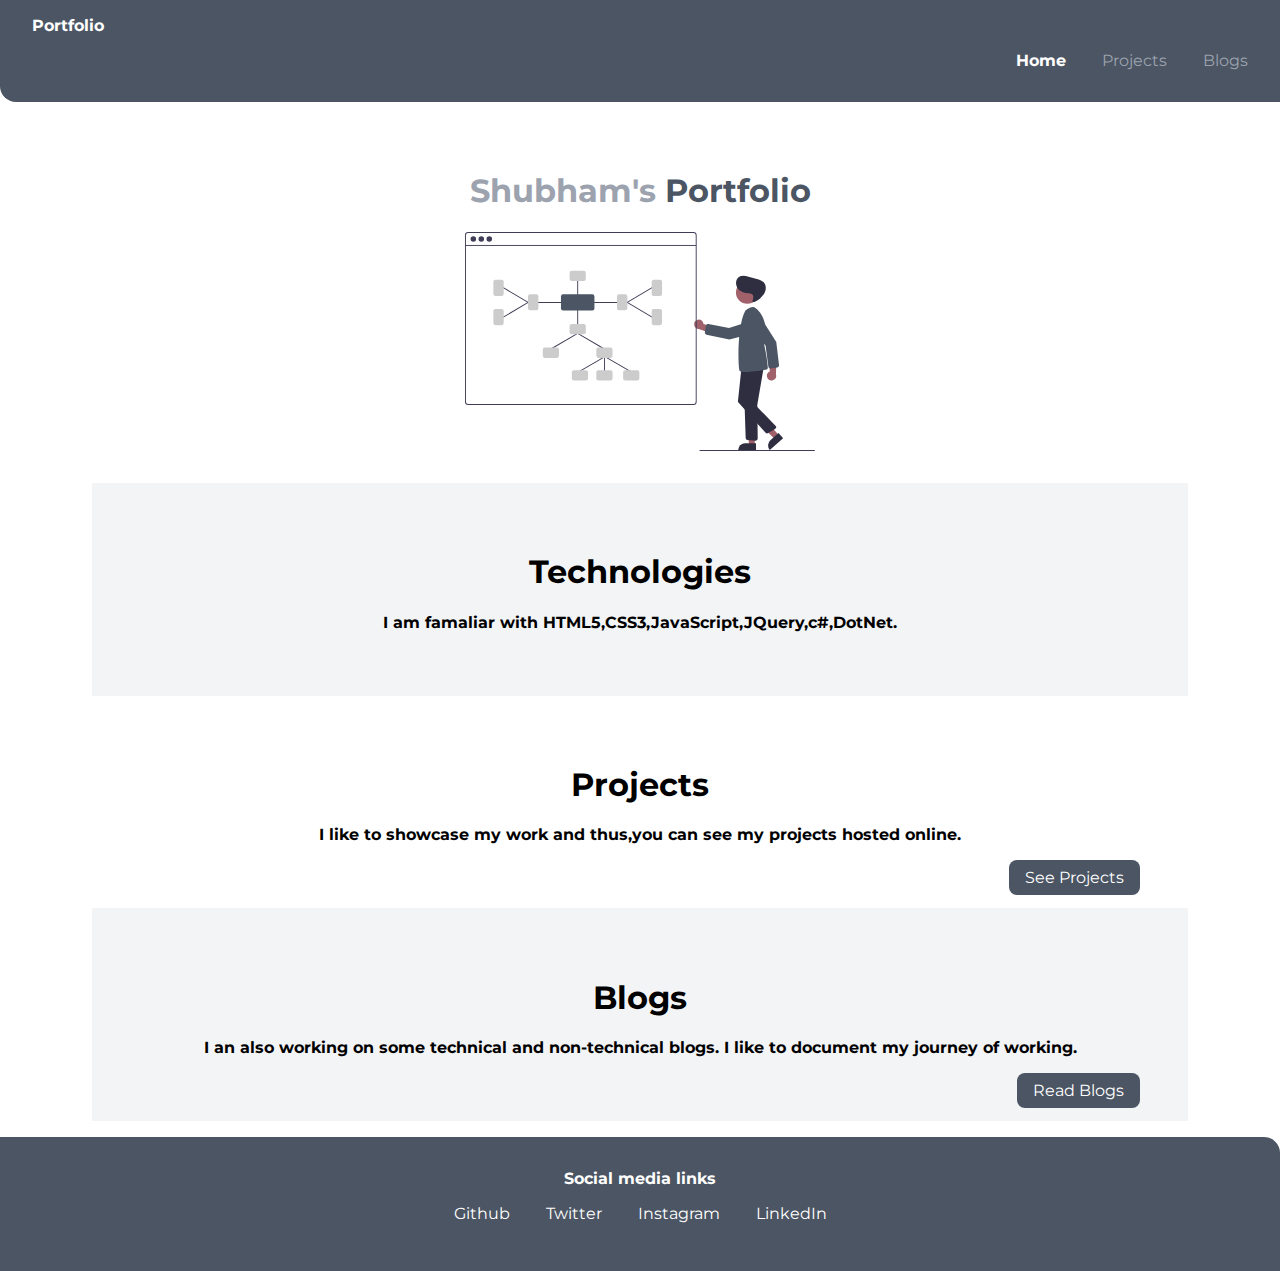
<file: index.html>
<!DOCTYPE html>
<html lang="en">
<head>
  <meta charset="UTF-8">
  <meta http-equiv="X-UA-Compatible" content="IE=edge">
  <meta name="viewport" content="width=device-width, initial-scale=1.0">
  <title>Home | Shubham</title>
  <link rel="stylesheet" href="./styles.css">
</head>
<body>
  <!-- Navigation bar -->
  <nav class="navigation">
    <div class="nav-brand"><a href="#" class="link link-active">Portfolio</a></div>
    <ul class="nav-pills">
      <li class="list-item-inline"><a class="link link-active" href="./index.html">Home</a></li>
      <li class="list-item-inline"><a class="link" href="./Projects.html">Projects</a></li>
      <li class="list-item-inline"><a class="link" href="./Blogs.html">Blogs</a></li>
    </ul>
  </nav>

    <!-- Header with image -->
    <header class="hero">
      <h1 class="hero-heading">
          Shubham's <span class="heading-inverted">Portfolio</span>
      </h1>
      <img class="hero-image" src="./images/header.svg" alt="">
  </header>
    </header>

    <!-- section -->
    <section class="section ow container-center">
      <h1>Technologies</h1>
      <p class="section-text"><strong>
        I am famaliar with  HTML5,CSS3,JavaScript,JQuery,c#,DotNet.
      </strong></p>
    </section>

    <section class="section  container-center">
      <h1>Projects</h1>
      <p class="section-text"><strong>
        I like to showcase my work and thus,you can see my projects hosted online.
      </strong></p>
      <a class="link fl-r link-primary" href="./Projects.html">See Projects</a>
    </section>

    <section class="section ow container-center">
      <h1>Blogs</h1>
      <p class="section-text"><strong>
        I an also working on some technical and non-technical blogs.
        I like to document my journey of working.
      </strong></p>
      <a class="link fl-r link-primary" href="./Blogs.html">Read Blogs</a>
    </section>

    <!-- Footer -->
    <footer class="footer">
      <div class="footer-header">Social media links</div>
      <ul class="social-links list-non-bullet"> 
        <li class="list-item-inline">
          <a class="link" target="_blank" href="https://github.com/shubham44321">Github</a>
        </li>
        <li class="list-item-inline">
          <a class="link" target="_blank" href="https://twitter.com/Shubham05076511">Twitter</a>
        </li>
        <li class="list-item-inline">
          <a class="link" target="_blank" href="https://www.instagram.com/shubhampawar4078/">Instagram</a>
        </li>
        <li class="list-item-inline">
          <a class="link" target="_blank" href="https://www.linkedin.com/in/shubham-pawar-735050196/">LinkedIn</a>
        </li>
      </ul>
    </footer>

</body>
</html>
</file>
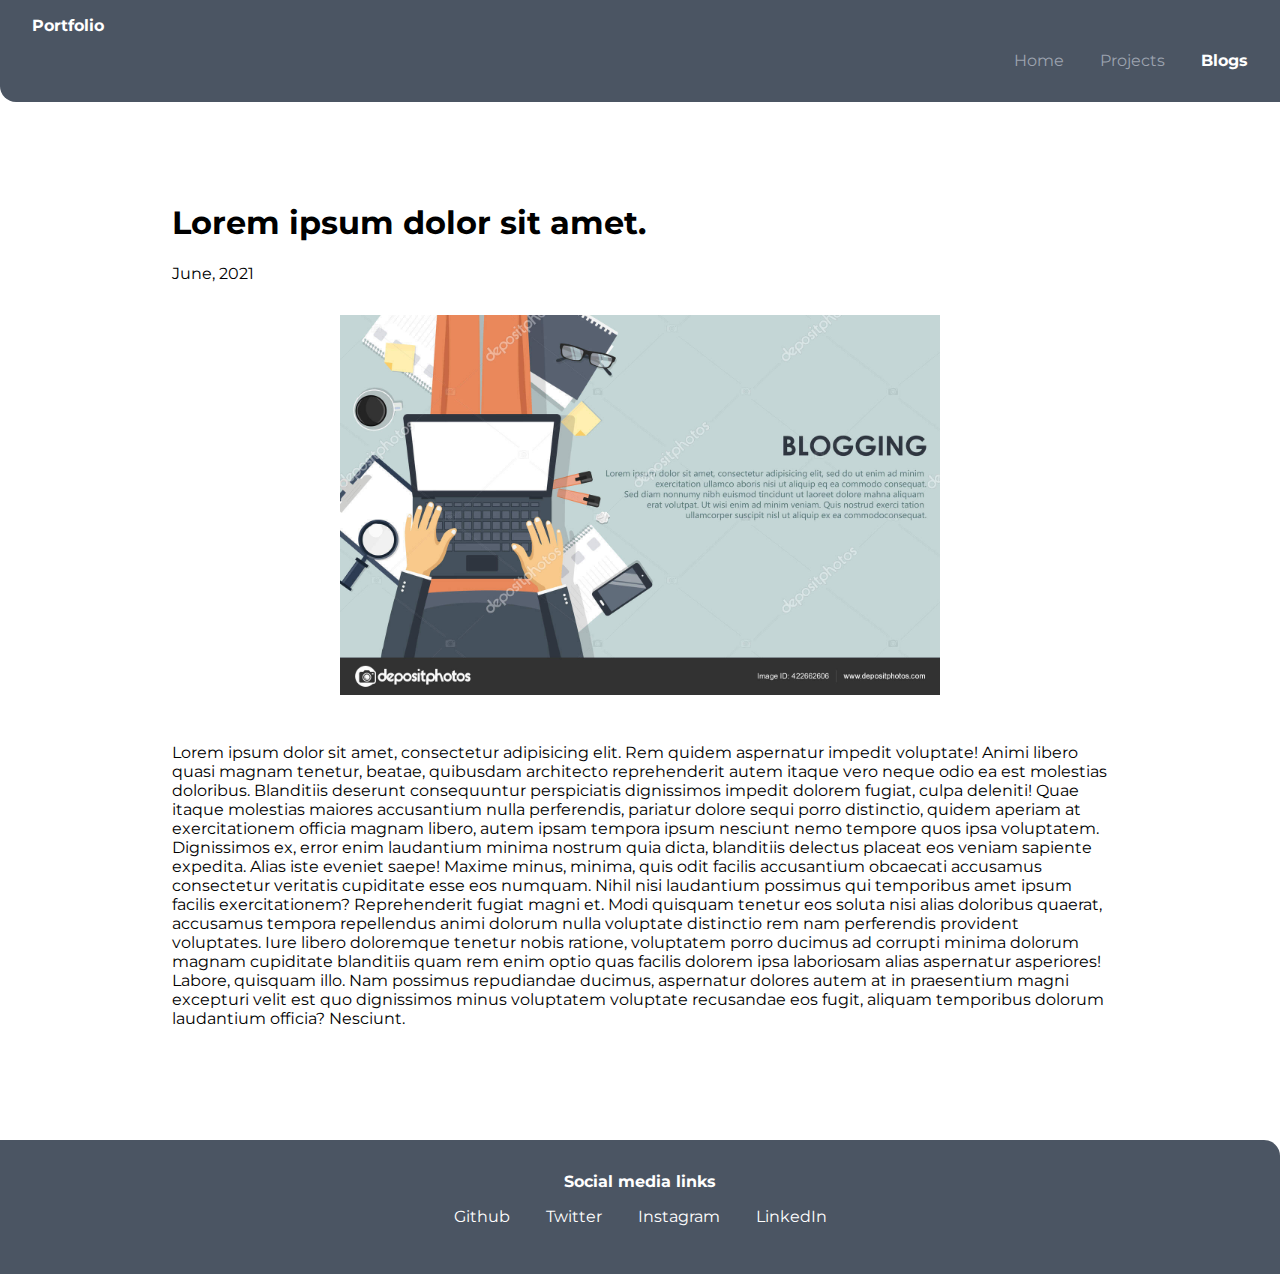
<file: Blog-details.html>
<!DOCTYPE html>
<html lang="en">
  <head>
    <meta charset="UTF-8" />
    <meta http-equiv="X-UA-Compatible" content="IE=edge" />
    <meta name="viewport" content="width=device-width, initial-scale=1.0" />
    <title>Blog details</title>
    <link rel="stylesheet" href="./styles.css" />
  </head>
  <body>
    <nav class="navigation">
      <div class="nav-brand">
        <a href="#" class="link link-active">Portfolio</a>
      </div>
      <ul class="nav-pills">
        <li class="list-item-inline">
          <a class="link" href="./index.html">Home</a>
        </li>
        <li class="list-item-inline">
          <a class="link" href="./Projects.html">Projects</a>
        </li>
        <li class="list-item-inline">
          <a class="link link-active" href="./Blogs.html">Blogs</a>
        </li>
      </ul>
    </nav>

    <section class="container-center section">
      <div class="blog-details">
        <h1 class="blog-heading">Lorem ipsum dolor sit amet.</h1>
        <span class="tect">June, 2021</span>
        <img class="blog-img" src="./images/blog-details.jpeg" alt="" />
        <p class="blog-body">
          Lorem ipsum dolor sit amet, consectetur adipisicing elit. Rem quidem
          aspernatur impedit voluptate! Animi libero quasi magnam tenetur,
          beatae, quibusdam architecto reprehenderit autem itaque vero neque
          odio ea est molestias doloribus. Blanditiis deserunt consequuntur
          perspiciatis dignissimos impedit dolorem fugiat, culpa deleniti! Quae
          itaque molestias maiores accusantium nulla perferendis, pariatur
          dolore sequi porro distinctio, quidem aperiam at exercitationem
          officia magnam libero, autem ipsam tempora ipsum nesciunt nemo tempore
          quos ipsa voluptatem. Dignissimos ex, error enim laudantium minima
          nostrum quia dicta, blanditiis delectus placeat eos veniam sapiente
          expedita. Alias iste eveniet saepe! Maxime minus, minima, quis odit
          facilis accusantium obcaecati accusamus consectetur veritatis
          cupiditate esse eos numquam. Nihil nisi laudantium possimus qui
          temporibus amet ipsum facilis exercitationem? Reprehenderit fugiat
          magni et. Modi quisquam tenetur eos soluta nisi alias doloribus
          quaerat, accusamus tempora repellendus animi dolorum nulla voluptate
          distinctio rem nam perferendis provident voluptates. Iure libero
          doloremque tenetur nobis ratione, voluptatem porro ducimus ad corrupti
          minima dolorum magnam cupiditate blanditiis quam rem enim optio quas
          facilis dolorem ipsa laboriosam alias aspernatur asperiores! Labore,
          quisquam illo. Nam possimus repudiandae ducimus, aspernatur dolores
          autem at in praesentium magni excepturi velit est quo dignissimos
          minus voluptatem voluptate recusandae eos fugit, aliquam temporibus
          dolorum laudantium officia? Nesciunt.
        </p>
      </div>
    </section>
    <!-- Footer -->
    <footer class="footer">
      <div class="footer-header">Social media links</div>
      <ul class="social-links list-non-bullet">
        <li class="list-item-inline">
          <a class="link" target="_blank" href="https://github.com/shubham44321"
            >Github</a
          >
        </li>
        <li class="list-item-inline">
          <a
            class="link"
            target="_blank"
            href="https://twitter.com/Shubham05076511"
            >Twitter</a
          >
        </li>
        <li class="list-item-inline">
          <a
            class="link"
            target="_blank"
            href="https://www.instagram.com/shubhampawar4078/"
            >Instagram</a
          >
        </li>
        <li class="list-item-inline">
          <a
            class="link"
            target="_blank"
            href="https://www.linkedin.com/in/shubham-pawar-735050196/"
            >LinkedIn</a
          >
        </li>
      </ul>
    </footer>
  </body>
</html>
</file>
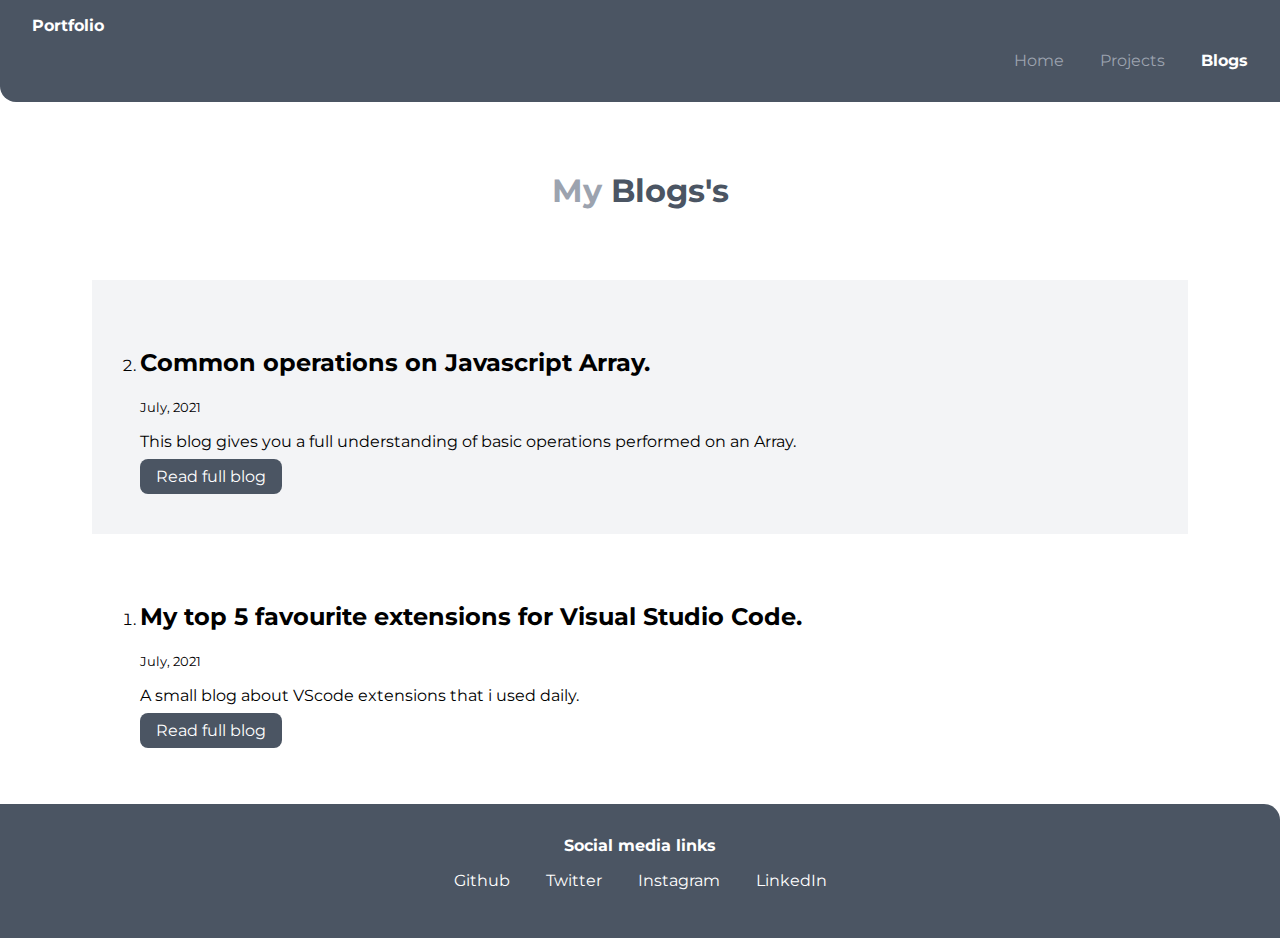
<file: Blogs.html>
<!DOCTYPE html>
<html lang="en">
  <head>
    <meta charset="UTF-8" />
    <meta http-equiv="X-UA-Compatible" content="IE=edge" />
    <meta name="viewport" content="width=device-width, initial-scale=1.0" />
    <title>Projects | Shubham</title>
    <link rel="stylesheet" href="./styles.css" />
  </head>

  <body>
    <nav class="navigation">
      <div class="nav-brand">
        <a href="#" class="link link-active">Portfolio</a>
      </div>
      <ul class="nav-pills">
        <li class="list-item-inline">
          <a class="link" href="./index.html">Home</a>
        </li>
        <li class="list-item-inline">
          <a class="link" href="./Projects.html">Projects</a>
        </li>
        <li class="list-item-inline">
          <a class="link link-active" href="./Blogs.html">Blogs</a>
        </li>
      </ul>
    </nav>

    <header class="hero">
      <h1 class="hero-heading">
        My <span class="heading-inverted">Blogs's</span>
      </h1>
    </header>

    <ol reversed>
      <section class="container-center ow section">
        <li>
          <h2>Common operations on Javascript Array.</h2>
          <small>July, 2021</small>
          <p>
            This blog gives you a full understanding of basic operations
            performed on an Array.
          </p>
          <a href="./Blogs/Blog-2ArrayOps.html" class="link link-primary"
            >Read full blog</a
          >
        </li>
      </section>

      <section class="container-center section">
        <li>
          <h2>My top 5 favourite extensions for Visual Studio Code.</h2>
          <small>July, 2021</small>
          <p>A small blog about VScode extensions that i used daily.</p>
          <a href="./Blogs/Blog1-VSCode.html" class="link link-primary"
            >Read full blog</a
          >
        </li>
      </section>
    </ol>
    <!-- Footer -->
    <footer class="footer">
      <div class="footer-header">Social media links</div>
      <ul class="social-links list-non-bullet">
        <li class="list-item-inline">
          <a class="link" target="_blank" href="https://github.com/shubham44321"
            >Github</a
          >
        </li>
        <li class="list-item-inline">
          <a
            class="link"
            target="_blank"
            href="https://twitter.com/Shubham05076511"
            >Twitter</a
          >
        </li>
        <li class="list-item-inline">
          <a
            class="link"
            target="_blank"
            href="https://www.instagram.com/shubhampawar4078/"
            >Instagram</a
          >
        </li>
        <li class="list-item-inline">
          <a
            class="link"
            target="_blank"
            href="https://www.linkedin.com/in/shubham-pawar-735050196/"
            >LinkedIn</a
          >
        </li>
      </ul>
    </footer>
  </body>
</html>
</file>
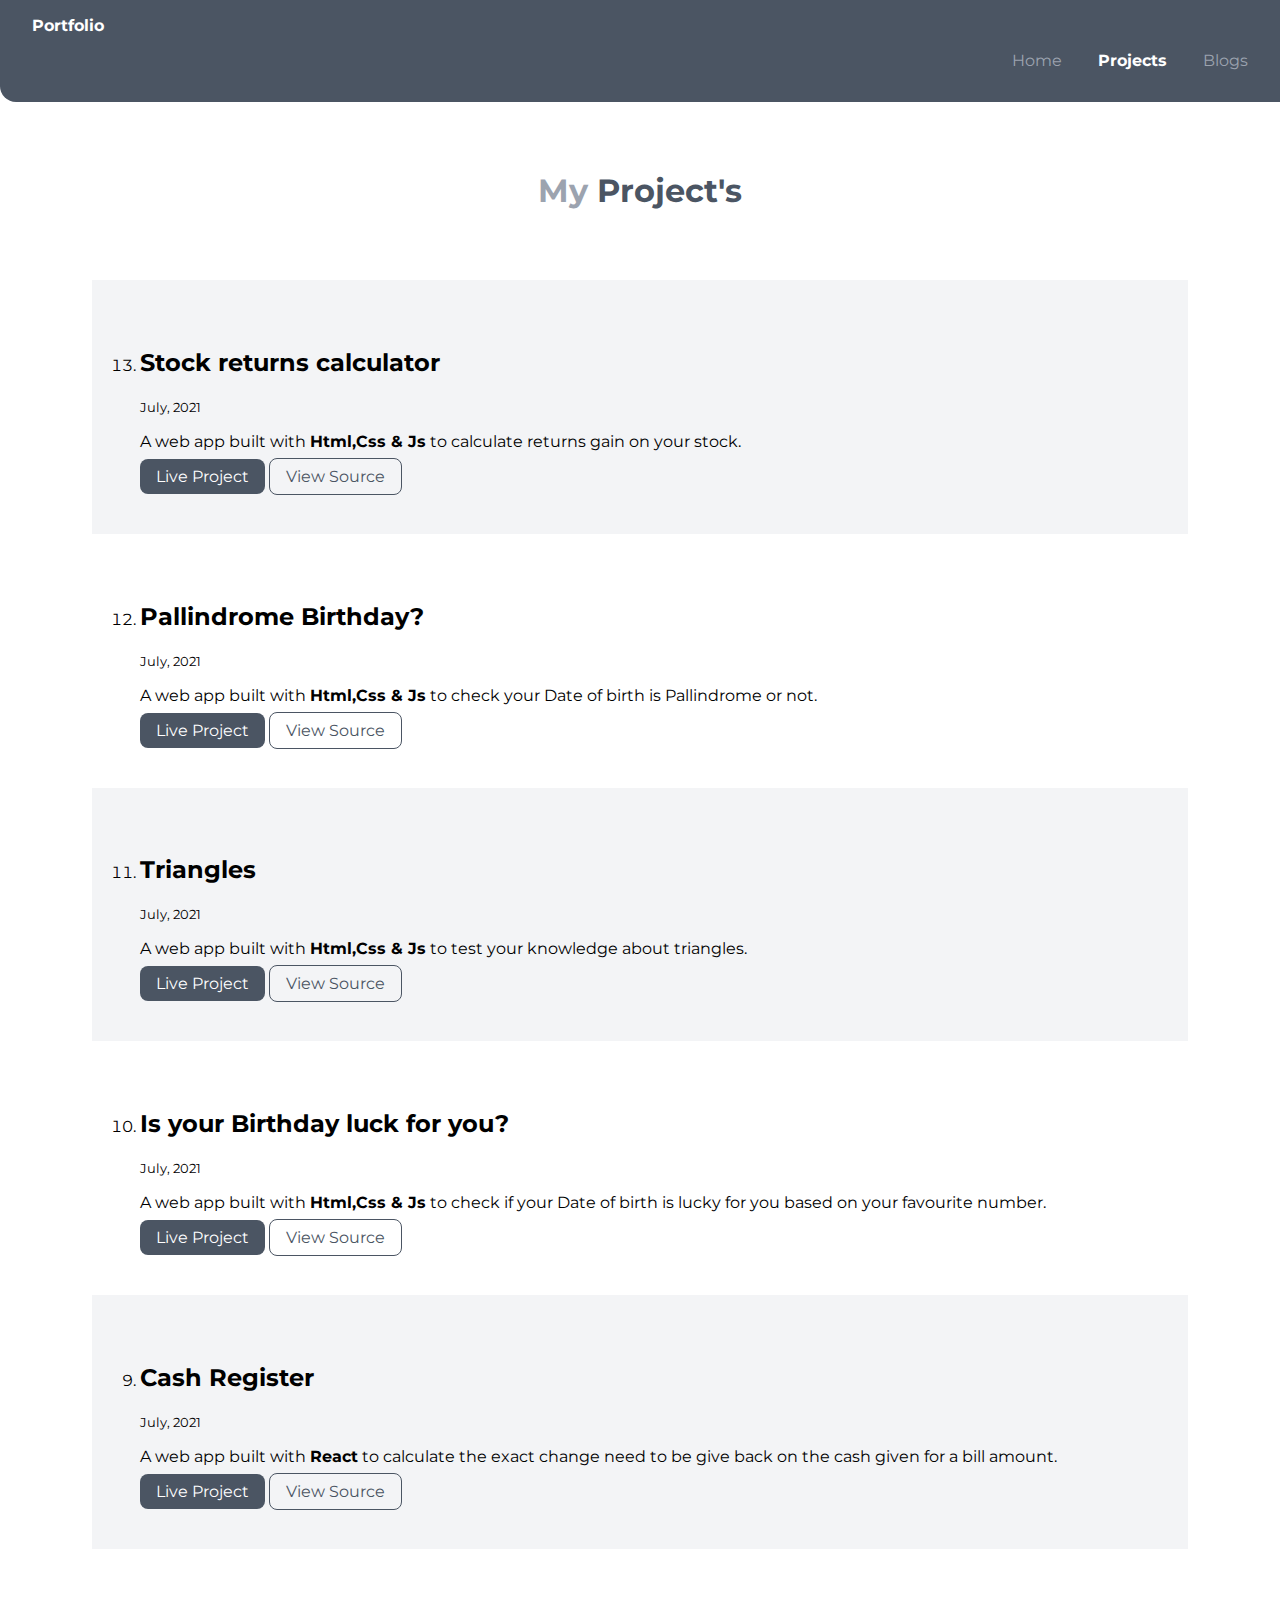
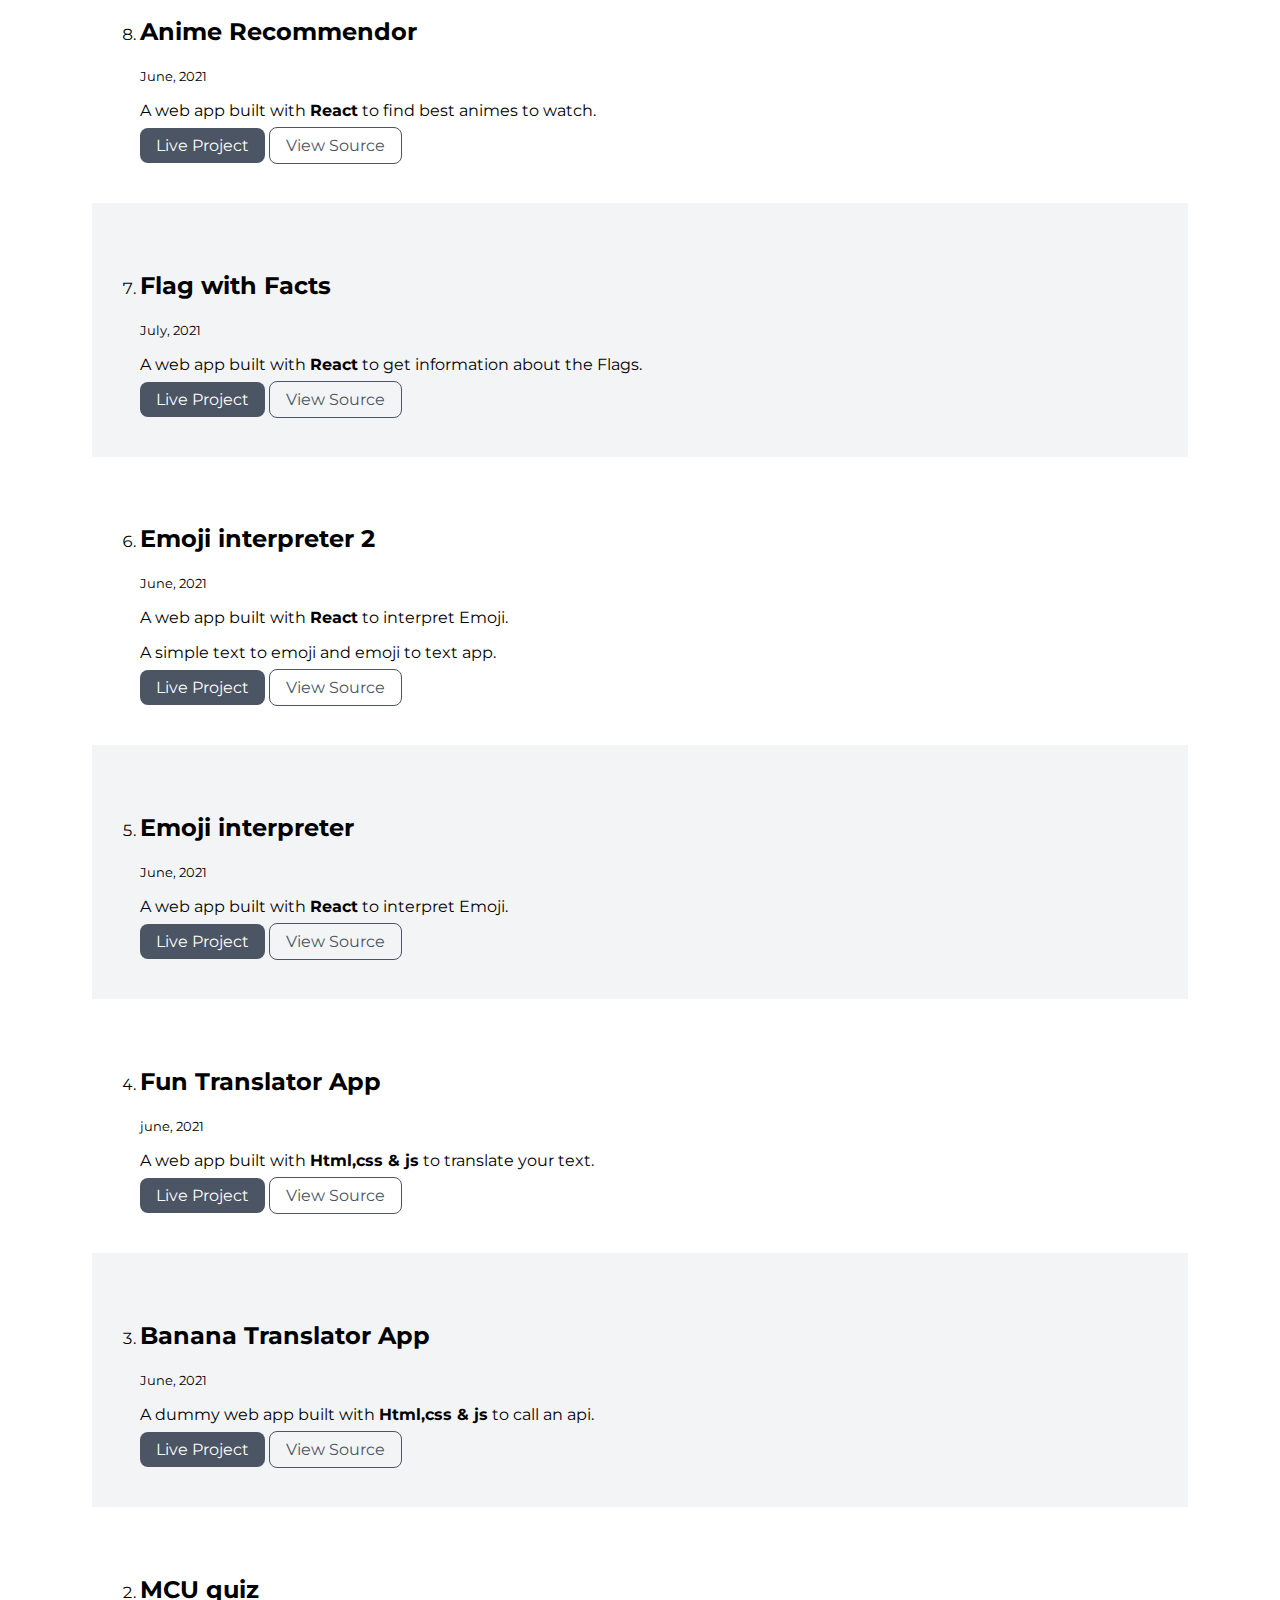
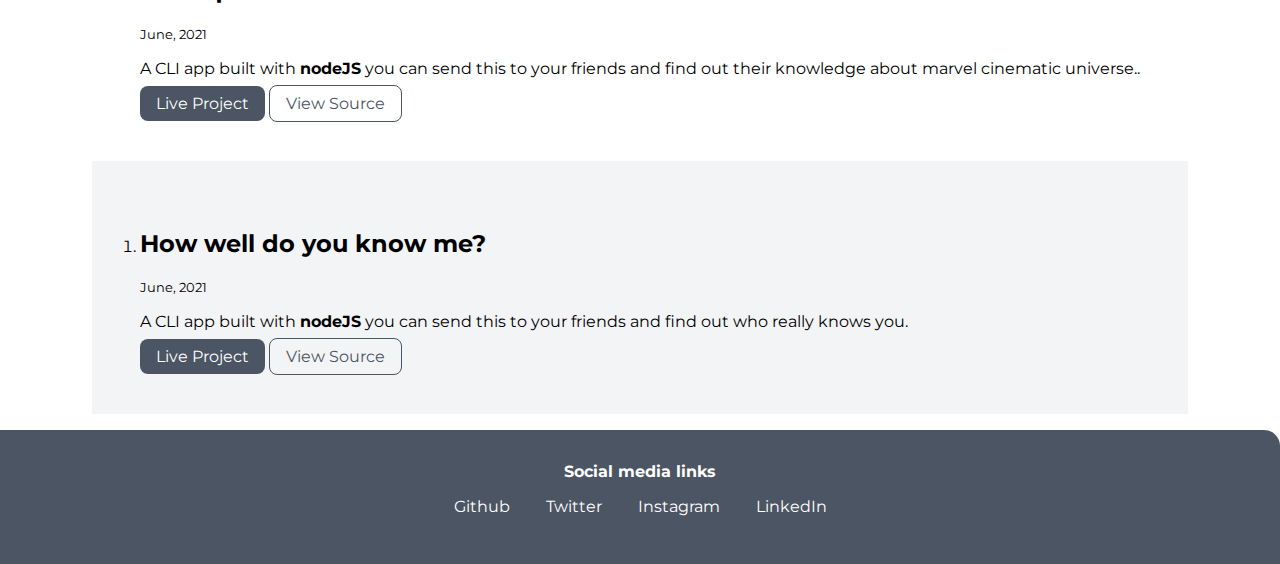
<file: Projects.html>
<!DOCTYPE html>
<html lang="en">

<head>
    <meta charset="UTF-8">
    <meta http-equiv="X-UA-Compatible" content="IE=edge">
    <meta name="viewport" content="width=device-width, initial-scale=1.0">
    <title>Projects | Shubham</title>
    <link rel="stylesheet" href="./styles.css">
</head>

<body>
    <nav class="navigation">
        <div class="nav-brand"><a href="#" class="link link-active">Portfolio</a></div>
        <ul class="nav-pills">
            <li class="list-item-inline"><a class="link" href="./index.html">Home</a></li>
            <li class="list-item-inline"><a class="link link-active" href="./Projects.html">Projects</a></li>
            <li class="list-item-inline"><a class="link" href="./Blogs.html">Blogs</a></li>
        </ul>
    </nav>

    <header class="hero">
        <h1 class="hero-heading">
            My <span class="heading-inverted">Project's</span>
        </h1>
    </header>

    <ol reversed>
        <section class="container-center ow section">
            <li>
                    <h2 >Stock returns calculator</h2>
                    <small>July, 2021</small>
                    <p>A web app built with <strong>Html,Css & Js</strong> to calculate returns gain on your stock.</p>
                    <a target="_blank" href="https://stocks-df7659.netlify.app/" class="link link-primary">Live Project</a>
                    <a target="_blank" href="https://github.com/shubham44321/Stocks" class="link link-secondary">View Source</a>
            </li>
        </section>
        <section class="container-center section">
            <li>
                    <h2 >Pallindrome Birthday?</h2>
                    <small>July, 2021</small>
                    <p>A web app built with <strong>Html,Css & Js</strong> to check your Date of birth is Pallindrome or not.</p>
                    <a target="_blank" href="https://pallindrome-birthday-7db5b4.netlify.app/" class="link link-primary">Live Project</a>
                    <a target="_blank" href="https://github.com/shubham44321/Pallindrome-Birthday" class="link link-secondary">View Source</a>
            </li>
        </section>
        <section class="container-center ow section">
            <li>
                    <h2 >Triangles</h2>
                    <small>July, 2021</small>
                    <p>A web app built with <strong>Html,Css & Js</strong> to test your knowledge about triangles.</p>
                    <a target="_blank" href="https://triangles-b0e4cb.netlify.app/" class="link link-primary">Live Project</a>
                    <a target="_blank" href="https://github.com/shubham44321/Triangles" class="link link-secondary">View Source</a>
            </li>
        </section>
        <section class="container-center section">
            <li>
                    <h2 >Is your Birthday luck for you?</h2>
                    <small>July, 2021</small>
                    <p>A web app built with <strong>Html,Css & Js</strong> to check if your Date of birth is lucky for you based on your favourite number.</p>
                    <a target="_blank" href="https://birthday-check-c09125.netlify.app/" class="link link-primary">Live Project</a>
                    <a target="_blank" href="https://github.com/shubham44321/Birthday" class="link link-secondary">View Source</a>
            </li>
        </section>
        <section class="container-center ow section">
            <li>
                    <h2 >Cash Register</h2>
                    <small>July, 2021</small>
                    <p>A web app built with <strong>React</strong> to calculate the exact change need to be give back on the cash given for a bill amount.</p>
                    <a target="_blank" href="https://cash-register-manager-186692.netlify.app/" class="link link-primary">Live Project</a>
                    <a target="_blank" href="https://github.com/shubham44321/cash-register" class="link link-secondary">View Source</a>
            </li>
        </section>
        <section class="container-center section">
            <li>
                    <h2 >Anime Recommendor</h2>
                    <small>June, 2021</small>
                    <p>A web app built with <strong>React</strong> to find best animes to watch.</p>
                    <a target="_blank" href="https://4c7iu.csb.app/" class="link link-primary">Live Project</a>
                    <a target="_blank" href="https://github.com/shubham44321/Anime-recommendor" class="link link-secondary">View Source</a>
            </li>
        </section>

        <section class="container-center ow section">
            <li>
                <h2 >Flag with Facts</h2>
                <small>July, 2021</small>
                <p>A web app built with <strong>React</strong> to get information about the Flags.</p>
                <a target="_blank" href="https://vgec6.csb.app/" class="link link-primary">Live Project</a>
                <a target="_blank" href="https://github.com/shubham44321/Flag-with-Facts." class="link link-secondary">View Source</a>
            </li>
        </section>

        <section class="container-center section">
            <li>
                <h2 >Emoji interpreter 2</h2>
                <small>June, 2021</small>
                <p>A web app built with <strong>React</strong> to interpret Emoji.</p>
                <p>A simple text to emoji and emoji to text app.</p>
                <a target="_blank" href="https://up9cz.csb.app/" class="link link-primary">Live Project</a>
                <a target="_blank" href="https://github.com/shubham44321/Emoji-Encode-Decode-App" class="link link-secondary">View Source</a>
            </li>
        </section>
        
        <section class="container-center ow section">
            <li>
                    <h2 >Emoji interpreter</h2>
                    <small>June, 2021</small>
                    <p>A web app built with <strong>React</strong> to interpret Emoji.</p>
                    <a target="_blank" href="https://yl3s7.csb.app/" class="link link-primary">Live Project</a>
                    <a target="_blank" href="https://github.com/shubham44321/Emoji-Interpreter" class="link link-secondary">View Source</a>
            </li>
        </section>
        <section class="container-center section">
            <li>
                    <h2 >Fun Translator App</h2>
                    <small>june, 2021</small>
                    <p>A web app built with <strong>Html,css & js</strong> to translate your text.</p>
                    <a target="_blank" href="https://shubham44321.github.io/Fun-Traslator-App/" class="link link-primary">Live Project</a>
                    <a target="_blank" href="https://github.com/shubham44321/Fun-Traslator-App" class="link link-secondary">View Source</a>
            </li>
        </section>
        
        <section class="container-center ow section">
            <li>
                    <h2 >Banana Translator App</h2>
                    <small>June, 2021</small>
                    <p>A dummy web app built with <strong>Html,css & js</strong> to call an api.</p>
                    <a target="_blank" href="https://shubham44321.github.io/Dummy-Translator-app/" class="link link-primary">Live Project</a>
                    <a target="_blank" href="https://github.com/shubham44321/Dummy-Translator-app" class="link link-secondary">View Source</a>
            </li>
        </section>
        
        <section class="container-center section">
            <li>
                    <h2 >MCU quiz</h2>
                    <small>June, 2021</small>
                    <p>A CLI app built with <strong>nodeJS</strong> you can send this to your friends and find out their knowledge about marvel cinematic universe..</p>
                    <a target="_blank" href="https://replit.com/@shubham44321/Marverl-quiz?embed=1&output=1#index.js"" class="link link-primary">Live Project</a>
                    <a target="_blank" href="https://github.com/shubham44321/Marvel-Quiz" class="link link-secondary">View Source</a>
            </li>
        </section>

        <section class="container-center ow section">
            <li>
                    <h2 >How well do you know me?</h2>
                    <small>June, 2021</small>
                    <p>A CLI app built with <strong>nodeJS</strong> you can send this to your friends and find out who
                        really knows you.</p>
                    <a target="_blank" href="https://replit.com/@shubham44321/Do-you-know-me?embed=1&output=1#index.js" class="link link-primary">Live Project</a>
                    <a target="_blank" href="https://github.com/shubham44321/Do-you-know-me" class="link link-secondary">View Source</a>
            </li>
        </section>
    </ol>
    <!-- Footer -->
    <footer class="footer">
        <div class="footer-header">Social media links</div>
        <ul class="social-links list-non-bullet"> 
          <li class="list-item-inline">
            <a class="link" target="_blank" href="https://github.com/shubham44321">Github</a>
          </li>
          <li class="list-item-inline">
            <a class="link" target="_blank" href="https://twitter.com/Shubham05076511">Twitter</a>
          </li>
          <li class="list-item-inline">
            <a class="link" target="_blank" href="https://www.instagram.com/shubhampawar4078/">Instagram</a>
          </li>
          <li class="list-item-inline">
            <a class="link" target="_blank" href="https://www.linkedin.com/in/shubham-pawar-735050196/">LinkedIn</a>
          </li>
        </ul>
      </footer>
</body>

</html>
</file>
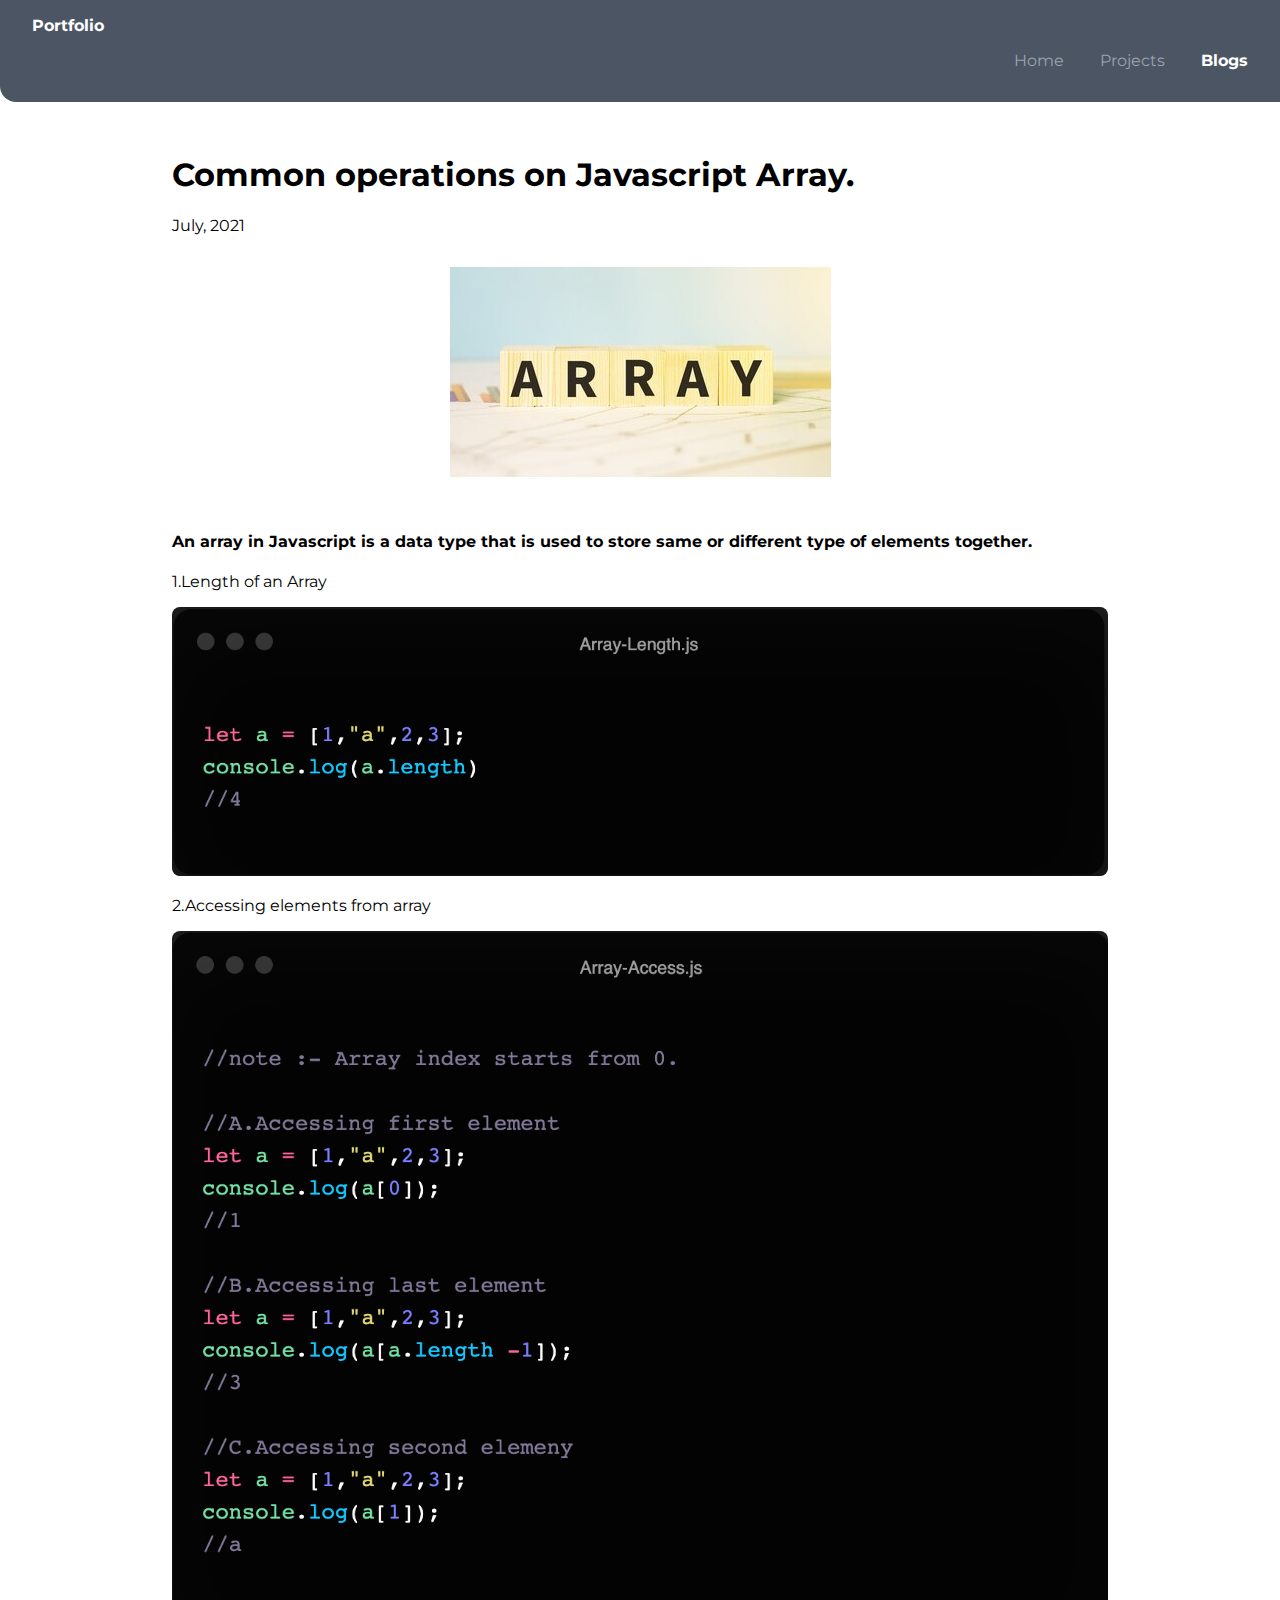
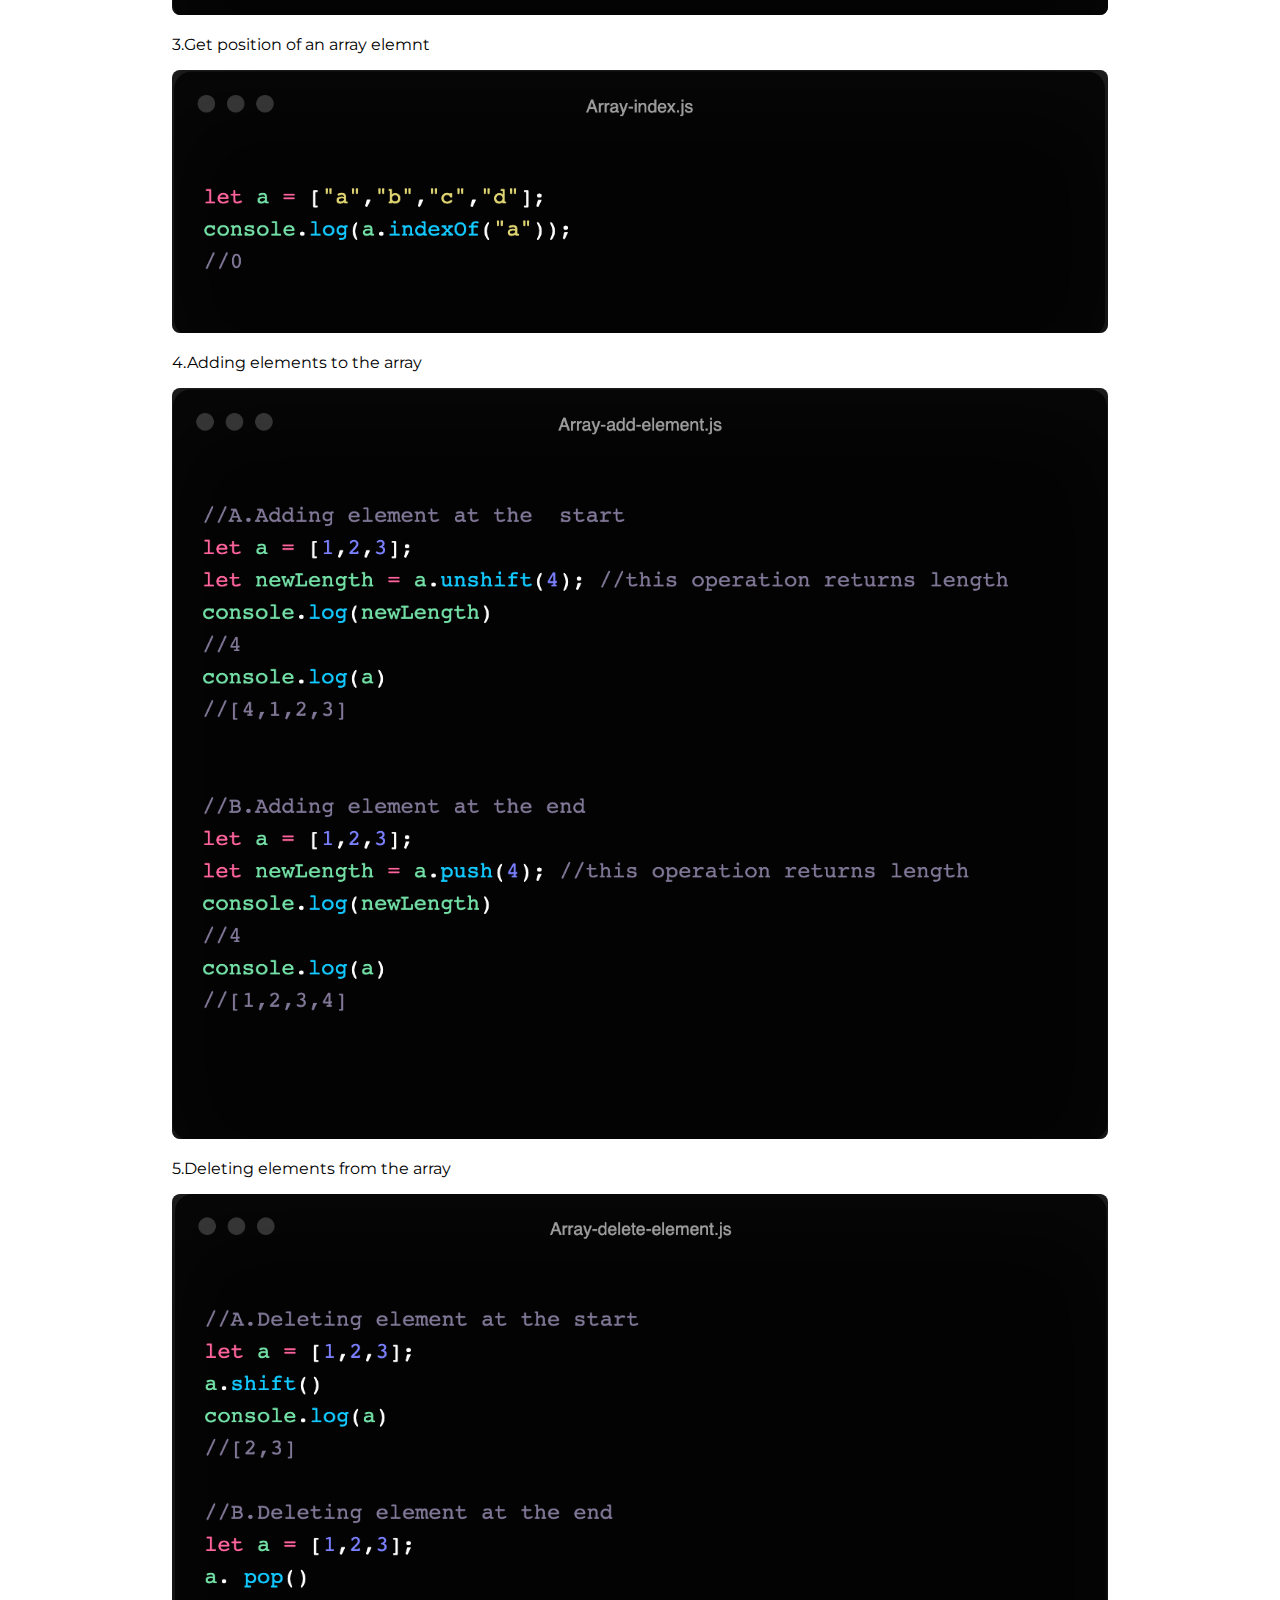
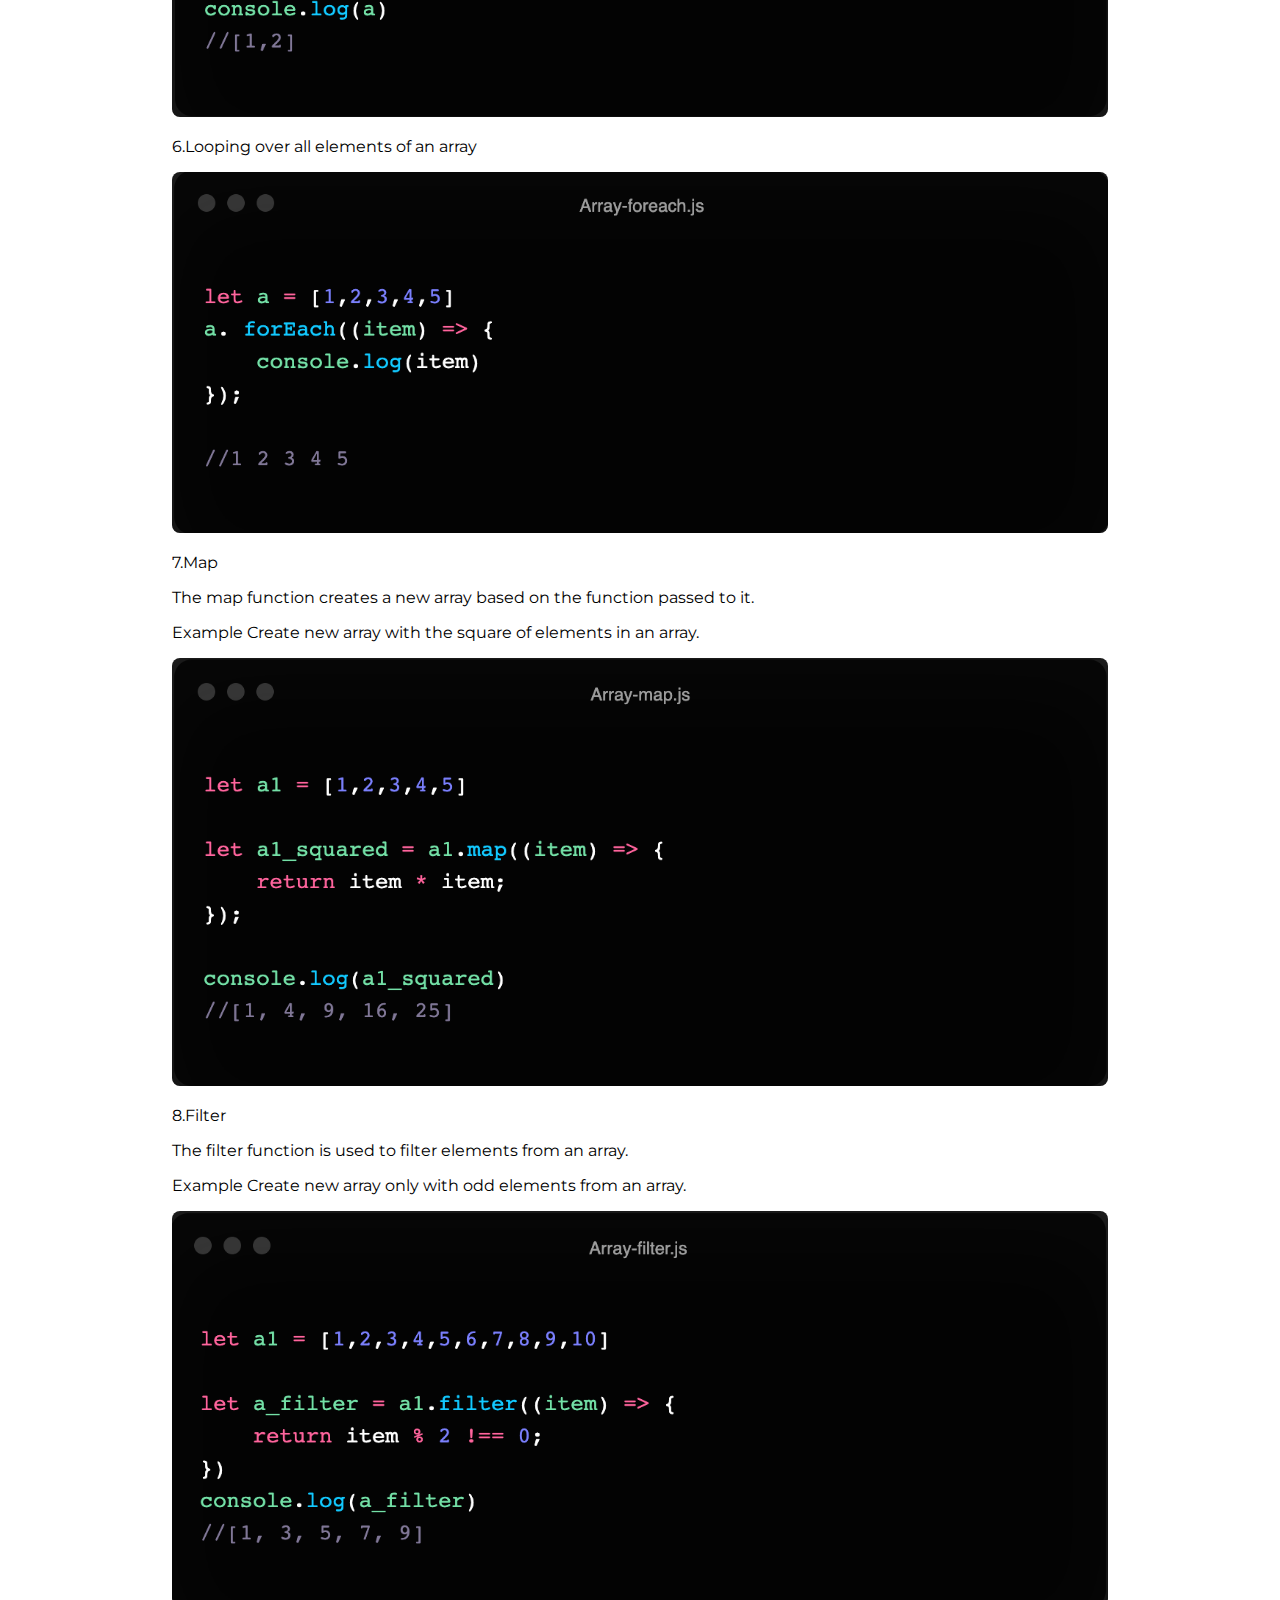
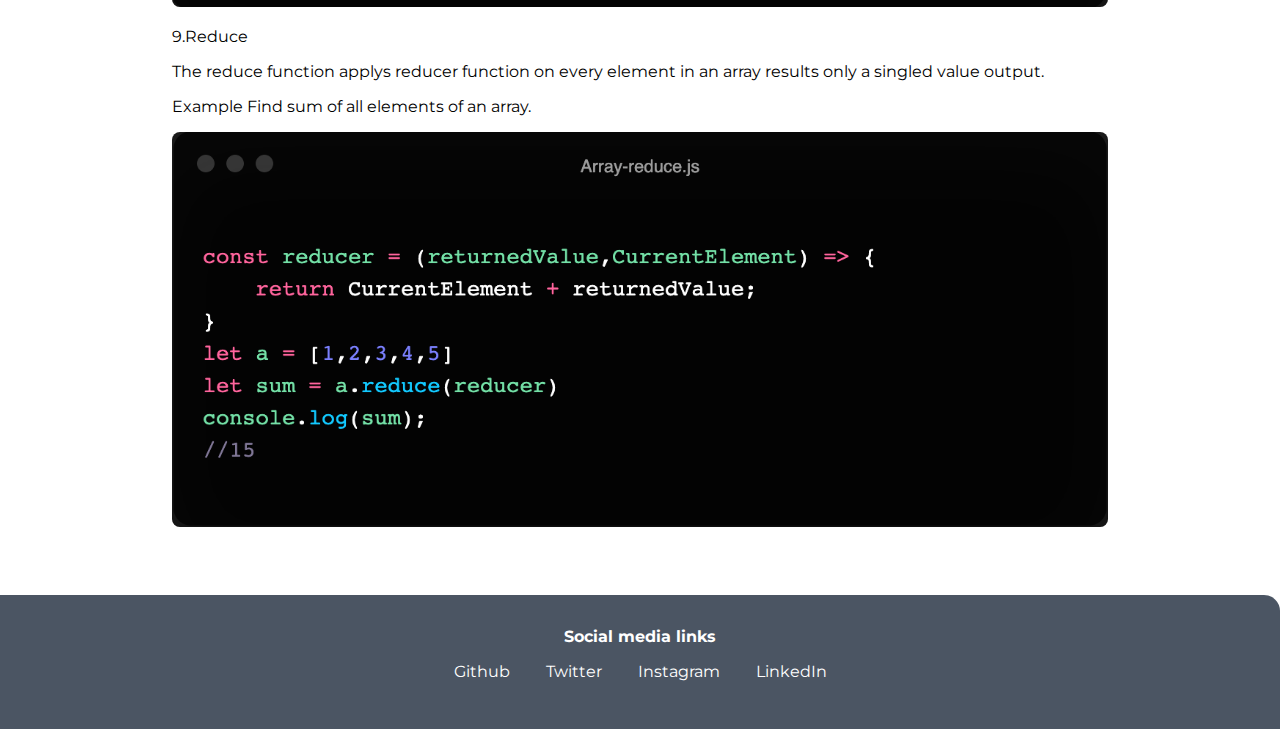
<file: Blogs/Blog-2ArrayOps.html>
<!DOCTYPE html>
<html lang="en">
<head>
    <meta charset="UTF-8">
    <meta http-equiv="X-UA-Compatible" content="IE=edge">
    <meta name="viewport" content="width=device-width, initial-scale=1.0">
    <title>Blog 2 : Array Operations</title>
    <link rel="stylesheet" href="../styles.css">
</head>
<body>

    <nav class="navigation">
      <div class="nav-brand"><a href="#" class="link link-active">Portfolio</a></div>
        <ul class="nav-pills">
            <li class="list-item-inline"><a class="link" href="../index.html">Home</a></li>
            <li class="list-item-inline"><a class="link" href="../Projects.html">Projects</a></li>
            <li class="list-item-inline"><a class="link link-active" href="../Blogs.html">Blogs</a></li>
        </ul>
    </nav>


    <section class="container-center section-blog">
        <div class="blog-details">
            <h1 class="blog-heading">
              Common operations on Javascript Array.
            </h1>
            <span class="tect">July, 2021</span>
            <img class="blog-img" src="./Blog-Images/Blog2/blog2.jpeg" alt="">
            <p class="blog-body">
              <h4>An array in Javascript is a data type that is used to store same or different type of elements together.</h4>
              <p>1.Length of an Array</p>
              <img class="code-img" src="./Blog-Images/Blog2/Array-Length.js.png" alt="Array code">
              <p>2.Accessing elements from array</p>
              <img class="code-img" src="./Blog-Images/Blog2/Array-Access.js.png" alt="Array code">
              <p>3.Get position of an array elemnt</p>
              <img class="code-img" src="./Blog-Images/Blog2/Array-index.js.png" alt="Array code">
              <p>4.Adding elements to the array</p>
              <img class="code-img" src="./Blog-Images/Blog2/Array-add-element.js.png" alt="Array code">

              <p>5.Deleting elements from the array</p>
              <img class="code-img" src="./Blog-Images/Blog2/Array-delete-element.js.png" alt="Array code">

              <p>6.Looping over all elements of an array</p>
              <img class="code-img" src="./Blog-Images/Blog2/Array-foreach.js.png" alt="Array code">
              <p>7.Map</p>
              <p>The map function creates a new array based on the function passed to it.</p>
              <p>Example Create new array with the square of  elements in an array.</p>
              <img class="code-img" src="./Blog-Images/Blog2/Array-map.js.png" alt="Array code">

              <p>8.Filter</p>
              <p>The filter function is used to filter elements from an array.</p>
              <p>Example Create new array only with odd elements from an array.</p>
              <img class="code-img" src="./Blog-Images/Blog2/Array-filter.js.png" alt="Array code">

              <p>9.Reduce</p>
              <p>The reduce function applys reducer function on every element in an array results only a singled value output.</p>
              <p>Example Find sum of all elements of an array.</p>
              <img class="code-img" src="./Blog-Images/Blog2/Array-reduce.js.png" alt="Array length code">
            </p>                         
        </div>
    </section>
    <!-- Footer -->
    <footer class="footer">
      <div class="footer-header">Social media links</div>
      <ul class="social-links list-non-bullet"> 
        <li class="list-item-inline">
          <a class="link" target="_blank" href="https://github.com/shubham44321">Github</a>
        </li>
        <li class="list-item-inline">
          <a class="link" target="_blank" href="https://twitter.com/Shubham05076511">Twitter</a>
        </li>
        <li class="list-item-inline">
          <a class="link" target="_blank" href="https://www.instagram.com/shubhampawar4078/">Instagram</a>
        </li>
        <li class="list-item-inline">
          <a class="link" target="_blank" href="https://www.linkedin.com/in/shubham-pawar-735050196/">LinkedIn</a>
        </li>
      </ul>
    </footer>
</body>
</html>
</file>
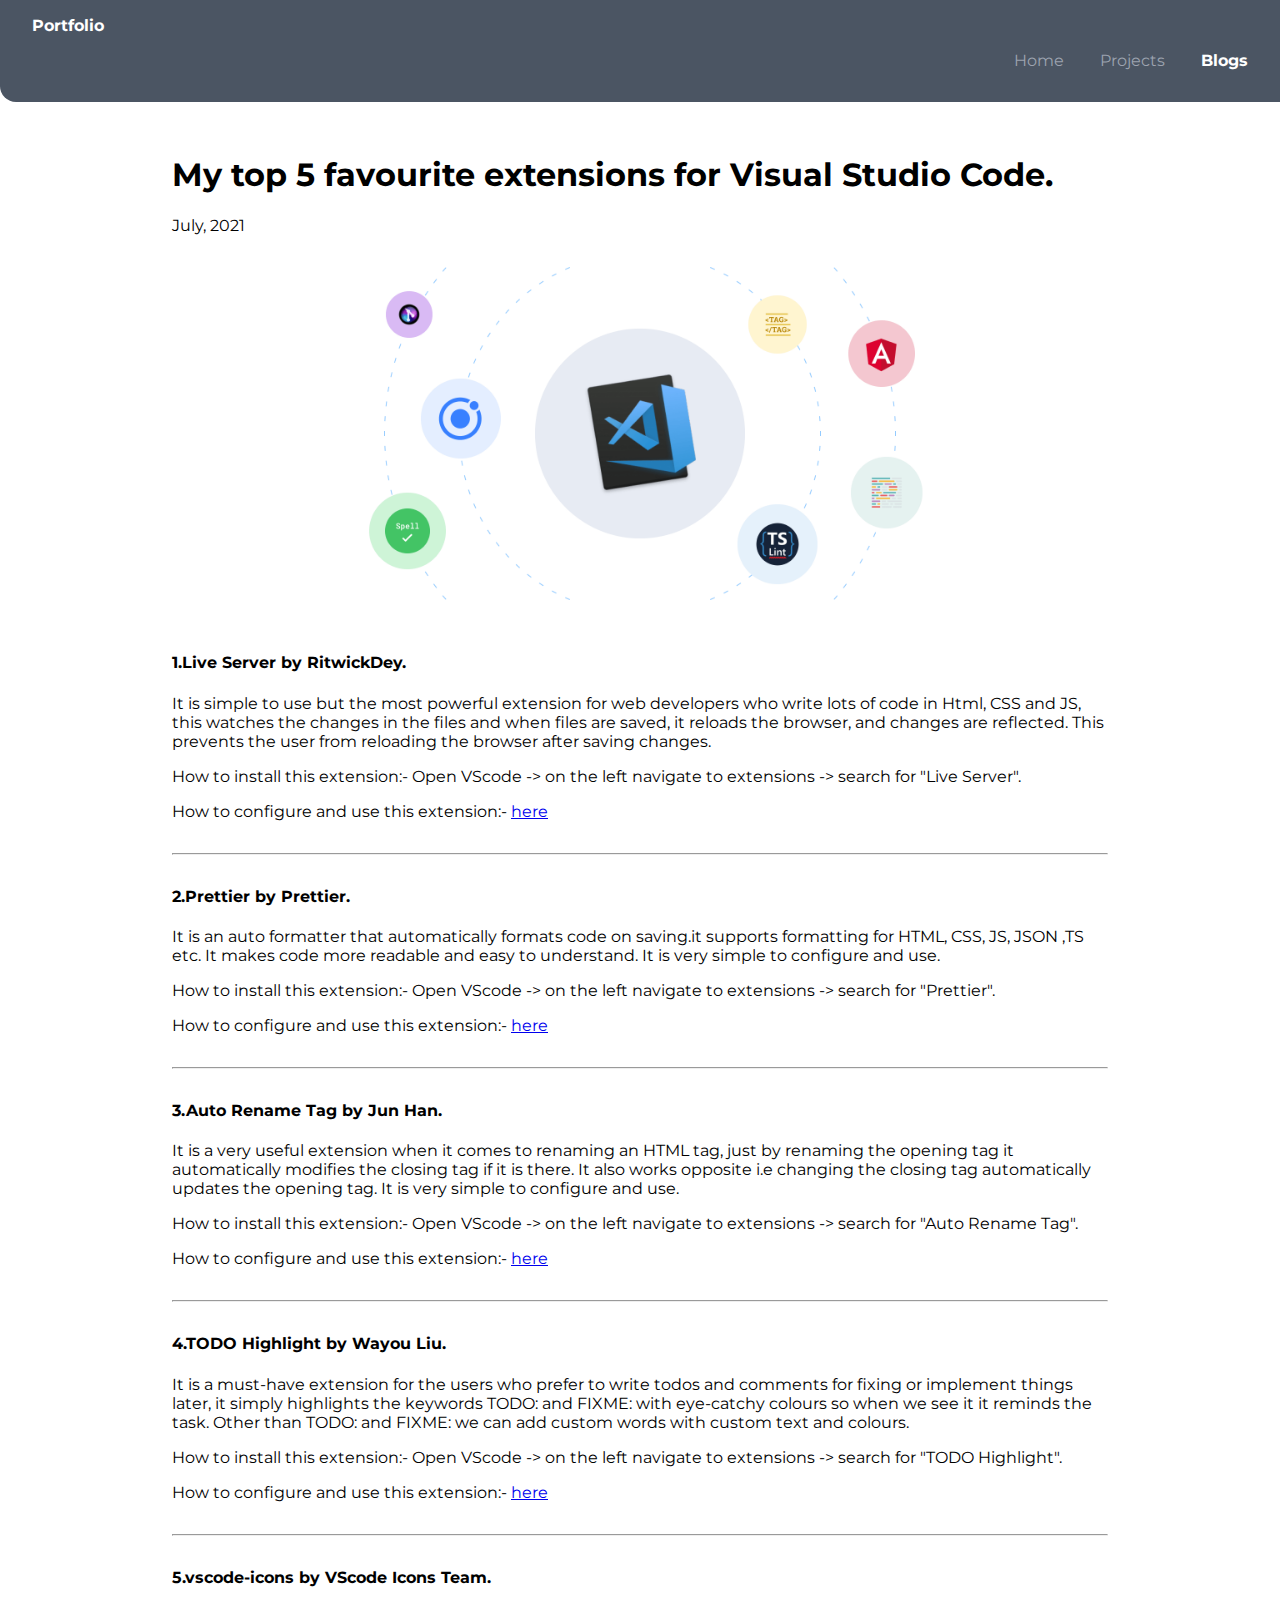
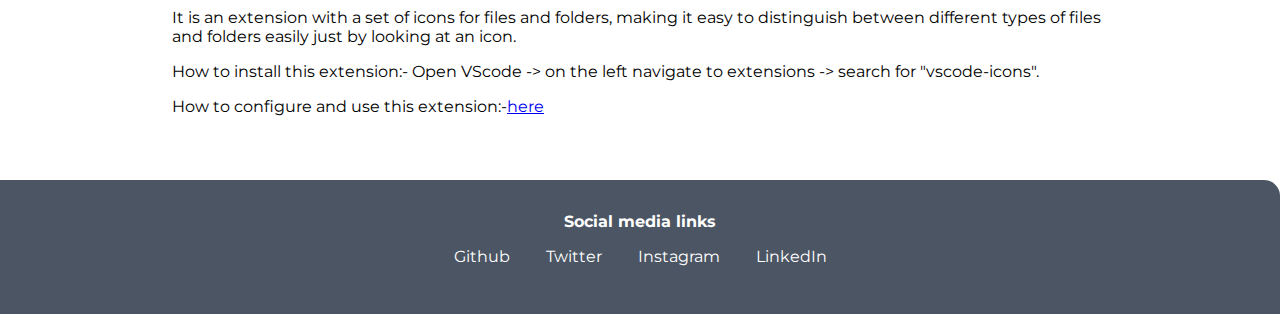
<file: Blogs/Blog1-VSCode.html>
<!DOCTYPE html>
<html lang="en">
<head>
    <meta charset="UTF-8">
    <meta http-equiv="X-UA-Compatible" content="IE=edge">
    <meta name="viewport" content="width=device-width, initial-scale=1.0">
    <title>Blog 1 : VScode Extensions</title>
    <link rel="stylesheet" href="../styles.css">
</head>
<body>

    <nav class="navigation">
      <div class="nav-brand"><a href="#" class="link link-active">Portfolio</a></div>
        <ul class="nav-pills">
            <li class="list-item-inline"><a class="link" href="../index.html">Home</a></li>
            <li class="list-item-inline"><a class="link" href="../Projects.html">Projects</a></li>
            <li class="list-item-inline"><a class="link link-active" href="../Blogs.html">Blogs</a></li>
        </ul>
    </nav>


    <section class="container-center section-blog">
        <div class="blog-details">
            <h1 class="blog-heading">
              My top 5 favourite extensions for Visual Studio Code.
            </h1>
            <span class="tect">July, 2021</span>
            <img class="blog-img" src="./Blog-Images/Blog1/blog1.png" alt="">
            <p class="blog-body">
              <h4>1.Live Server by RitwickDey.</h4>
              <p>
                It is simple to use but the most powerful extension for web developers who write lots of code in Html, CSS and JS, this watches the changes 
                in the files and when files are saved, it reloads the browser, and changes are reflected.
                This prevents the user from reloading the browser after saving changes.
              </p>
              <p>
                How to install this extension:- Open VScode -> on the left navigate to extensions -> search for &quot;Live Server&quot;.</p>
              <p>
                How to configure and use this extension:- <a target="_blank"  href="https://marketplace.visualstudio.com/items?itemName=ritwickdey.LiveServer">here</a>
              </p>
              <hr>
              <h4>2.Prettier by Prettier.</h4>
              <p>
                It is an auto formatter that automatically formats code on saving.it supports formatting for HTML, CSS, JS, JSON ,TS etc.
                It makes code more readable and easy to understand.
                It is very simple to configure and use.
              </p>
              <p>
                How to install this extension:- Open VScode -> on the left navigate to extensions -> search for &quot;Prettier&quot;.  
              </p>
              <p>
                How to configure and use this extension:- <a target="_blank"  href="https://marketplace.visualstudio.com/items?itemName=esbenp.prettier-vscode">here</a>
              </p>
              <hr>
              <h4>3.Auto Rename Tag by Jun Han.</h4>
              <p>
                It is a very useful extension when it comes to renaming an HTML tag, just by renaming the opening tag it automatically modifies the closing tag if it is there.
                It also works opposite i.e changing the closing tag automatically updates the opening tag.
                It is very simple to configure and use.
              </p>
              <p>
                How to install this extension:- Open VScode -> on the left navigate to extensions -> search for &quot;Auto Rename Tag&quot;.
              </p>
              <p>
                How to configure and use this extension:- <a target="_blank"  href="https://marketplace.visualstudio.com/items?itemName=formulahendry.auto-rename-tag">here</a>
              </p>
              <hr>
              <h4>4.TODO Highlight by Wayou Liu.</h4>
              <p>
                It is a must-have extension for the users who prefer to write todos and comments for fixing or implement things later, 
                it simply highlights the keywords TODO: and FIXME: with eye-catchy colours so when we see it it reminds the task.
                Other than TODO: and FIXME: we can add custom words with custom text and colours.
              </p>
              <p>
                How to install this extension:- Open VScode -> on the left navigate to extensions -> search for &quot;TODO Highlight&quot;.
              </p>
              <p>
                How to configure and use this extension:- <a target="_blank"  href="https://marketplace.visualstudio.com/items?itemName=wayou.vscode-todo-highlight">here</a>
              </p>
              <hr>
              <h4>5.vscode-icons by VScode Icons Team.</h4>
              <p>
                It is an extension with a set of icons for files and folders, making it easy to distinguish between different types of files and folders easily just by looking at an icon.
              </p>
              <p>
                How to install this extension:- Open VScode -> on the left navigate to extensions -> search for &quot;vscode-icons&quot;.
              </p>
              <p>
                How to configure and use this extension:-<a target="_blank"  href="https://marketplace.visualstudio.com/items?itemName=vscode-icons-team.vscode-icons">here</a>
              </p>
              
            </p> 
                
            
        </div>
    </section>
    <!-- Footer -->
    <footer class="footer">
      <div class="footer-header">Social media links</div>
      <ul class="social-links list-non-bullet"> 
        <li class="list-item-inline">
          <a class="link" target="_blank" href="https://github.com/shubham44321">Github</a>
        </li>
        <li class="list-item-inline">
          <a class="link" target="_blank" href="https://twitter.com/Shubham05076511">Twitter</a>
        </li>
        <li class="list-item-inline">
          <a class="link" target="_blank" href="https://www.instagram.com/shubhampawar4078/">Instagram</a>
        </li>
        <li class="list-item-inline">
          <a class="link" target="_blank" href="https://www.linkedin.com/in/shubham-pawar-735050196/">LinkedIn</a>
        </li>
      </ul>
    </footer>
</body>
</html>
</file>
<file: styles.css>
@import url("https://fonts.googleapis.com/css2?family=Montserrat:wght@400;600;800&display=swap");
/* @import url("https://fonts.googleapis.com/css2?family=Bree+Serif&display=swap"); */
/* @import url('https://fonts.googleapis.com/css2?family=Open+Sans:wght@400;700&display=swap'); */

:root {
  --primary-color: #4b5563;
  --light-color: #9ca3af;
  --off-white: #f3f4f6;
}

body {
  /* font-family: "Bree Serif", serif; */
  font-family: "Montserrat", serif;
  margin: 0px;
}

hr {
  margin: 2rem 0rem;
}

/* Containers */
.container {
  padding: 0rem 1rem;
}

.container-center {
  max-width: 1000px;
  margin: auto;
}

/* links */

.link {
  cursor: pointer;
  text-decoration: none;
  padding: 0.5rem 1rem;
}

.link-primary {
  background-color: var(--primary-color);
  color: white;
  border-radius: 0.5rem;
}

.link-secondary {
  color: var(--primary-color);
  border-radius: 0.5rem;
  border: 1px solid var(--primary-color);
}

/* lists */

.list-non-bullet {
  list-style: none;
}

.list-item-inline {
  display: inline;
  /* padding: 0rem 1rem; */
}

/* navigation */
.navigation {
  background-color: var(--primary-color);
  color: white;
  padding: 1rem;
  border-bottom-left-radius: 1rem;
}

.navigation .link {
  color: var(--light-color);
}

.navigation .nav-pills {
  text-align: right;
}

.navigation .nav-brand {
  font-weight: bold;
}

.navigation .link-active {
  font-weight: bold;
  color: white;
}

/* header */
.hero {
  padding: 2rem;
}

.hero .hero-image {
  max-width: 350px;
  display: block;
  margin: auto;
}

.hero .hero-heading {
  text-align: center;
  padding-top: 1rem;
  color: var(--light-color);
}

.hero .hero-heading .heading-inverted {
  color: var(--primary-color);
}

/* Sections */
.section {
  padding: 3rem 3rem;
}

.section-blog {
  padding: 0rem 0.5rem;
}
.section h1 {
  text-align: center;
}

.section-blog h1 {
  text-align: center;
}

.ow {
  background-color: var(--off-white);
}

/* footer */

.footer {
  margin-top: 1rem;
  background-color: var(--primary-color);
  padding: 2rem 1rem;
  text-align: center;
  color: white;
  border-top-right-radius: 1rem;
}

.footer .footer-header {
  font-weight: bold;
  font-style: large;
}

.footer .link {
  color: white;
}

.footer ul {
  padding-inline-start: 0px;
}

.section-text {
  text-align: center;
}

.fl-r {
  float: right;
}

.blog-details {
  padding: 2rem;
}

.blog-details .blog-img {
  max-width: 600px;
  display: block;
  margin: auto;
  padding: 2rem;
}

.blog-details .blog-heading {
  text-align: left;
  font-weight: bold;
  font-size: xx-large;
}

.blog-details .blog-body {
}

a.disabled {
  pointer-events: none;
  cursor: default;
}
ol {
  padding-inline-start: 0px !important;
}

.code-img {
  width: 100%;
  background-color: #1d1d1d;
  border-radius: 8px;
}

@media only screen and (max-width: 768px) {
  .blog-details .blog-img {
    height: 100px;
    margin-right: 4rem;
  }
}
</file>
